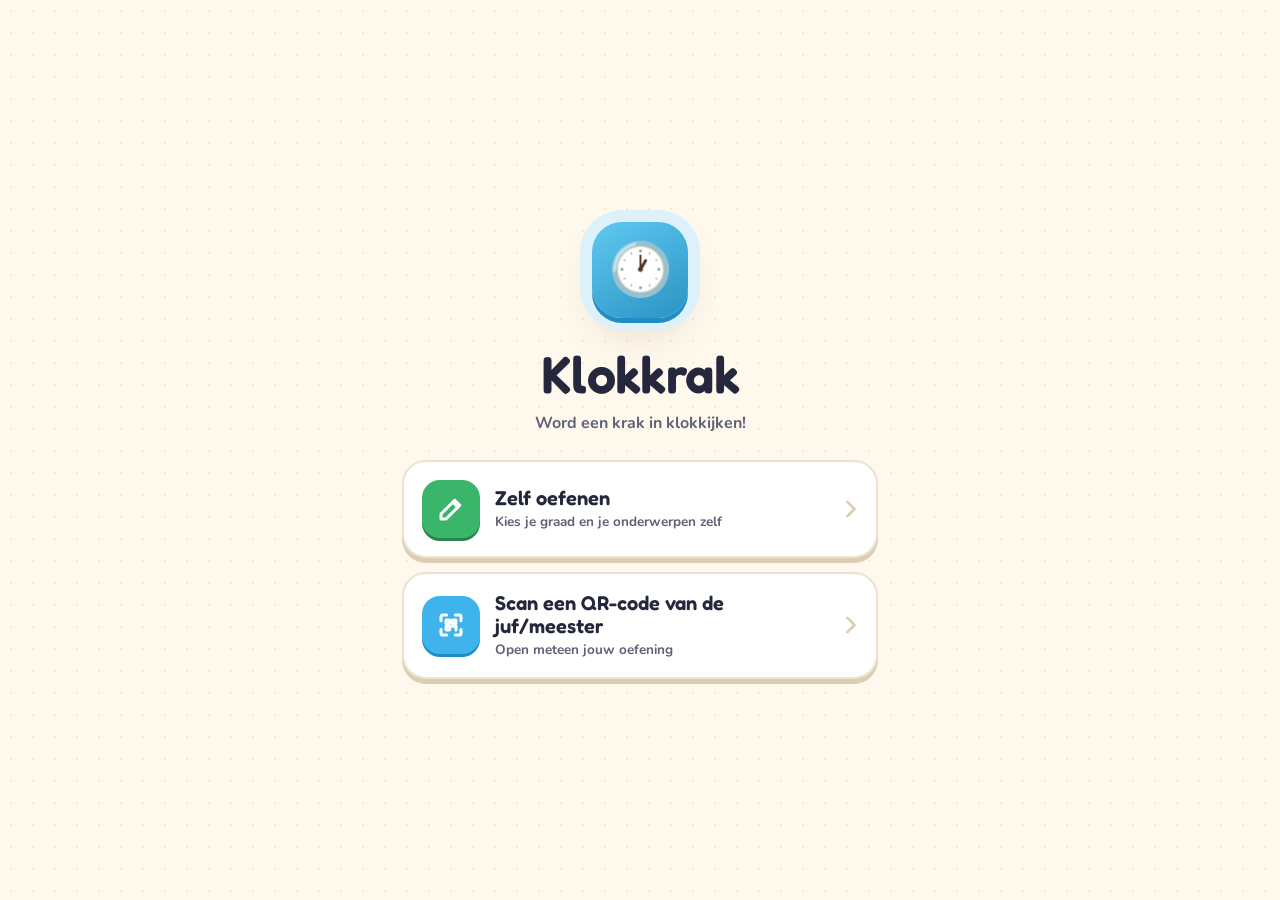
<file: index.html>
<!DOCTYPE html>
<html lang="nl" data-krak="klok">
<head>
<meta charset="utf-8">
<meta name="viewport" content="width=device-width, initial-scale=1, viewport-fit=cover, maximum-scale=1">
<title>Klokkrak — klokkijken oefenen voor de lagere school | Oefenkrak</title>
<meta name="description" content="Gratis klokkijken oefenen per graad voor de lagere school, volgens de GO!-visietekst kloklezen. Zelf oefenen of via een QR-code van de juf of meester.">
<link rel="canonical" href="https://oefenkrak.be/klokkrak/">
<meta property="og:type" content="website">
<meta property="og:site_name" content="Oefenkrak">
<meta property="og:locale" content="nl_BE">
<meta property="og:title" content="Klokkrak — klokkijken oefenen voor de lagere school | Oefenkrak">
<meta property="og:description" content="Gratis klokkijken oefenen per graad voor de lagere school, volgens de GO!-visietekst kloklezen. Zelf oefenen of via een QR-code van de juf of meester.">
<meta property="og:url" content="https://oefenkrak.be/klokkrak/">
<meta property="og:image" content="https://oefenkrak.be/klokkrak/icon-512.png">
<meta name="twitter:card" content="summary">
<link rel="stylesheet" href="klokkrak.css">
<link rel="stylesheet" href="krak-design.css">
<meta name="darkreader-lock">
<link rel="preload" href="fonts/fredoka.woff2" as="font" type="font/woff2" crossorigin>
<link rel="preload" href="fonts/nunito.woff2" as="font" type="font/woff2" crossorigin>
<link rel="manifest" href="manifest.webmanifest">
<meta name="color-scheme" content="only light">
<meta name="theme-color" content="#FFC233">
<meta name="apple-mobile-web-app-capable" content="yes">
<meta name="mobile-web-app-capable" content="yes">
<meta name="apple-mobile-web-app-status-bar-style" content="default">
<meta name="apple-mobile-web-app-title" content="Klokkrak">
<link rel="apple-touch-icon" href="apple-touch-icon.png">
</head>
<body>

<!-- ===================== WELKOM ===================== -->
<main class="home" id="screenHome">
  <div class="home__logo home__logo--klok" aria-hidden="true"><span>🕐</span></div>
  <h1 class="home__title">Klokkrak</h1>
  <p class="home__sub">Word een krak in klokkijken!</p>
  <div class="home__cards">
    <button class="bigcard bigcard--self" id="goSelf" type="button">
      <span class="bigcard__ic" aria-hidden="true"><svg viewBox="0 0 24 24" fill="none" stroke="currentColor" stroke-width="2.4" stroke-linecap="round" stroke-linejoin="round" aria-hidden="true"><path d="M4 20h4L19 9l-4-4L4 16v4z"/><path d="M13.5 6.5l4 4"/></svg></span>
      <span class="bigcard__tx"><b>Zelf oefenen</b><span>Kies je graad en je onderwerpen zelf</span></span>
    </button>
    <button class="bigcard bigcard--scan" id="goScan" type="button">
      <span class="bigcard__ic" aria-hidden="true"><svg viewBox="0 0 24 24" fill="none" stroke="currentColor" stroke-width="2.4" stroke-linecap="round" stroke-linejoin="round" aria-hidden="true"><path d="M4 8.5v-3A1.5 1.5 0 0 1 5.5 4h3M15.5 4h3A1.5 1.5 0 0 1 20 5.5v3M20 15.5v3a1.5 1.5 0 0 1-1.5 1.5h-3M8.5 20h-3A1.5 1.5 0 0 1 4 18.5v-3"/><rect x="8" y="8" width="3" height="3" rx=".5"/><rect x="13" y="8" width="3" height="3" rx=".5"/><rect x="8" y="13" width="3" height="3" rx=".5"/><path d="M13 13h3v3"/></svg></span>
      <span class="bigcard__tx"><b>Scan een QR-code van de juf/meester</b><span>Open meteen jouw oefening</span></span>
    </button>
  </div>
</main>

<!-- ===================== SETUP ===================== -->
<main class="setup hidden" id="screenSetup">
  <div class="setup__head">
    <button class="backbtn" id="setupBack" type="button" aria-label="Terug">←</button>
    <h2 class="setup__title">Zelf oefenen</h2>
  </div>
  <section class="panel">
    <div id="settingsHost"></div>
    <button class="btn btn--grass btn--block" id="startSelf" type="button" style="margin-top:6px;font-size:17px;padding:16px">▶ Starten</button>
  </section>
</main>

<!-- ===================== QR-SCANNER ===================== -->
<main class="scan hidden" id="screenScan">
  <video class="scan__video" id="scanVideo" playsinline muted></video>
  <div class="scan__overlay" id="scanOverlay">
    <div class="scan__msg">Richt op de QR-code<br>van de juf/meester</div>
    <div class="scan__frame"><div class="scan__corner2"></div></div>
    <div class="scan__hint" id="scanHint">Houd de code rustig in het kader</div>
  </div>
  <div class="scan__err hidden" id="scanErr">
    <div style="font-size:58px" aria-hidden="true">📷</div>
    <b id="scanErrMsg"></b>
    <span>Vraag de juf of meester om de oefening anders via de link te openen.</span>
  </div>
  <button class="scan__close" id="scanClose" type="button">← Terug</button>
  <canvas id="scanCanvas" class="hidden"></canvas>
</main>

<!-- ===================== SPELER ===================== -->
<main class="play hidden" id="screenPlay">
  <div class="play__top">
    <div class="stars"><span class="s" id="starIcon">★</span><span id="starCount">0</span></div>
    <div class="prog"><div class="prog__fill" id="progFill"></div></div>
    <button class="iconbtn" id="soundBtn" type="button" title="Geluid aan/uit" aria-label="Geluid aan of uit">🔊</button>
    <button class="iconbtn" id="quitBtn" type="button" title="Stoppen" aria-label="Stoppen">✕</button>
  </div>
  <div class="stage" id="stage"></div>
</main>
<main class="play hidden" id="screenDone"><div class="results" id="resultsBox"></div></main>

<div class="splash" id="splash" aria-live="polite">
  <div class="splash__card">
    <div class="splash__emo" id="splashEmo">🎉</div>
    <div class="splash__txt" id="splashTxt">Goed zo!</div>
    <div class="splash__hint" id="splashHint"></div>
  </div>
</div>
<div id="glow"></div>
<canvas id="confetti"></canvas>

<script src="jsqr.js"></script>
<script src="engine.js"></script>
<script>
(function(){
"use strict";
var $=function(s){return document.querySelector(s);};
var SETUP = KK.defaults();

function hideAll(){ ["#screenHome","#screenSetup","#screenScan","#screenPlay","#screenDone"].forEach(function(id){ $(id).classList.add("hidden"); }); }
function showHome(){ hideAll(); $("#screenHome").classList.remove("hidden"); window.scrollTo(0,0); }
function goHome(){ stopScan(); if(location.hash){ history.replaceState(null,"",location.pathname+location.search); } showHome(); }
function showSetup(){ KK.resumeAudio(); hideAll(); $("#screenSetup").classList.remove("hidden"); window.scrollTo(0,0); }

KK.makeSettings($("#settingsHost"), SETUP, function(){});
KK.setOnExit(goHome);

/* Bij "Zelf oefenen" kan het kind altijd terug; bij een oefening van de
   juf/meester pas als ze helemaal af is (behalve bij een oneindige reeks). */
function setQuit(v){ $("#quitBtn").classList.toggle("hidden", !v); }
$("#goSelf").onclick=showSetup;
$("#goScan").onclick=startScan;
$("#setupBack").onclick=showHome;
$("#startSelf").onclick=function(){ setQuit(true); KK.startGame(JSON.parse(JSON.stringify(SETUP))); };
$("#scanClose").onclick=goHome;
$("#soundBtn").onclick=function(){ KK.toggleSound(); };
$("#quitBtn").onclick=goHome;

/* ---------- QR-scanner ---------- */
var stream=null, raf=null, vid, cvs, ctx;
function startScan(){
  KK.resumeAudio(); hideAll(); $("#screenScan").classList.remove("hidden");
  $("#scanErr").classList.add("hidden"); $("#scanOverlay").classList.remove("hidden");
  $("#scanHint").textContent="Houd de code rustig in het kader";
  vid=$("#scanVideo"); cvs=$("#scanCanvas"); ctx=cvs.getContext("2d",{willReadFrequently:true});
  if(!navigator.mediaDevices || !navigator.mediaDevices.getUserMedia || !window.jsQR) return scanError("Scannen werkt hier niet.");
  navigator.mediaDevices.getUserMedia({video:{facingMode:{ideal:"environment"}},audio:false})
    .then(function(s){ stream=s; vid.srcObject=s; vid.setAttribute("playsinline",""); return vid.play(); })
    .then(function(){ raf=requestAnimationFrame(loop); })
    .catch(function(err){
      scanError((err&&(err.name==="NotAllowedError"||err.name==="SecurityError"))
        ? "Geef toestemming voor de camera om te kunnen scannen." : "De camera kon niet starten.");
    });
}
function loop(){
  if(!stream) return;
  if(vid.readyState===vid.HAVE_ENOUGH_DATA){
    var w=vid.videoWidth, h=vid.videoHeight;
    if(w&&h){
      cvs.width=w; cvs.height=h; ctx.drawImage(vid,0,0,w,h);
      var img=null; try{ img=ctx.getImageData(0,0,w,h); }catch(e){}
      if(img){
        var code=jsQR(img.data,w,h,{inversionAttempts:"dontInvert"});
        if(code && code.data){
          var cfg=KK.parseParams(code.data);
          if(cfg){ cfg.session="self"; if(navigator.vibrate) navigator.vibrate(60); stopScan(); setQuit(cfg.count===0); KK.startGame(cfg); return; }
          $("#scanHint").textContent="Dat is geen Klokkrak-code 🤔";
        }
      }
    }
  }
  raf=requestAnimationFrame(loop);
}
function stopScan(){
  if(raf){ cancelAnimationFrame(raf); raf=null; }
  if(stream){ stream.getTracks().forEach(function(t){t.stop();}); stream=null; }
  if(vid) vid.srcObject=null;
  $("#screenScan").classList.add("hidden");
}
function scanError(msg){ $("#scanErrMsg").textContent=msg; $("#scanOverlay").classList.add("hidden"); $("#scanErr").classList.remove("hidden"); }

/* ---------- service worker ---------- */
if("serviceWorker" in navigator){ window.addEventListener("load",function(){ navigator.serviceWorker.register("sw.js").catch(function(){}); }); }

/* ---------- opstarten ---------- */
var cfg=KK.parseParams(location.hash);
if(cfg){ cfg.session="self"; setQuit(cfg.count===0); KK.startGame(cfg); } else showHome();
})();
</script>
</body>
</html>
</file>
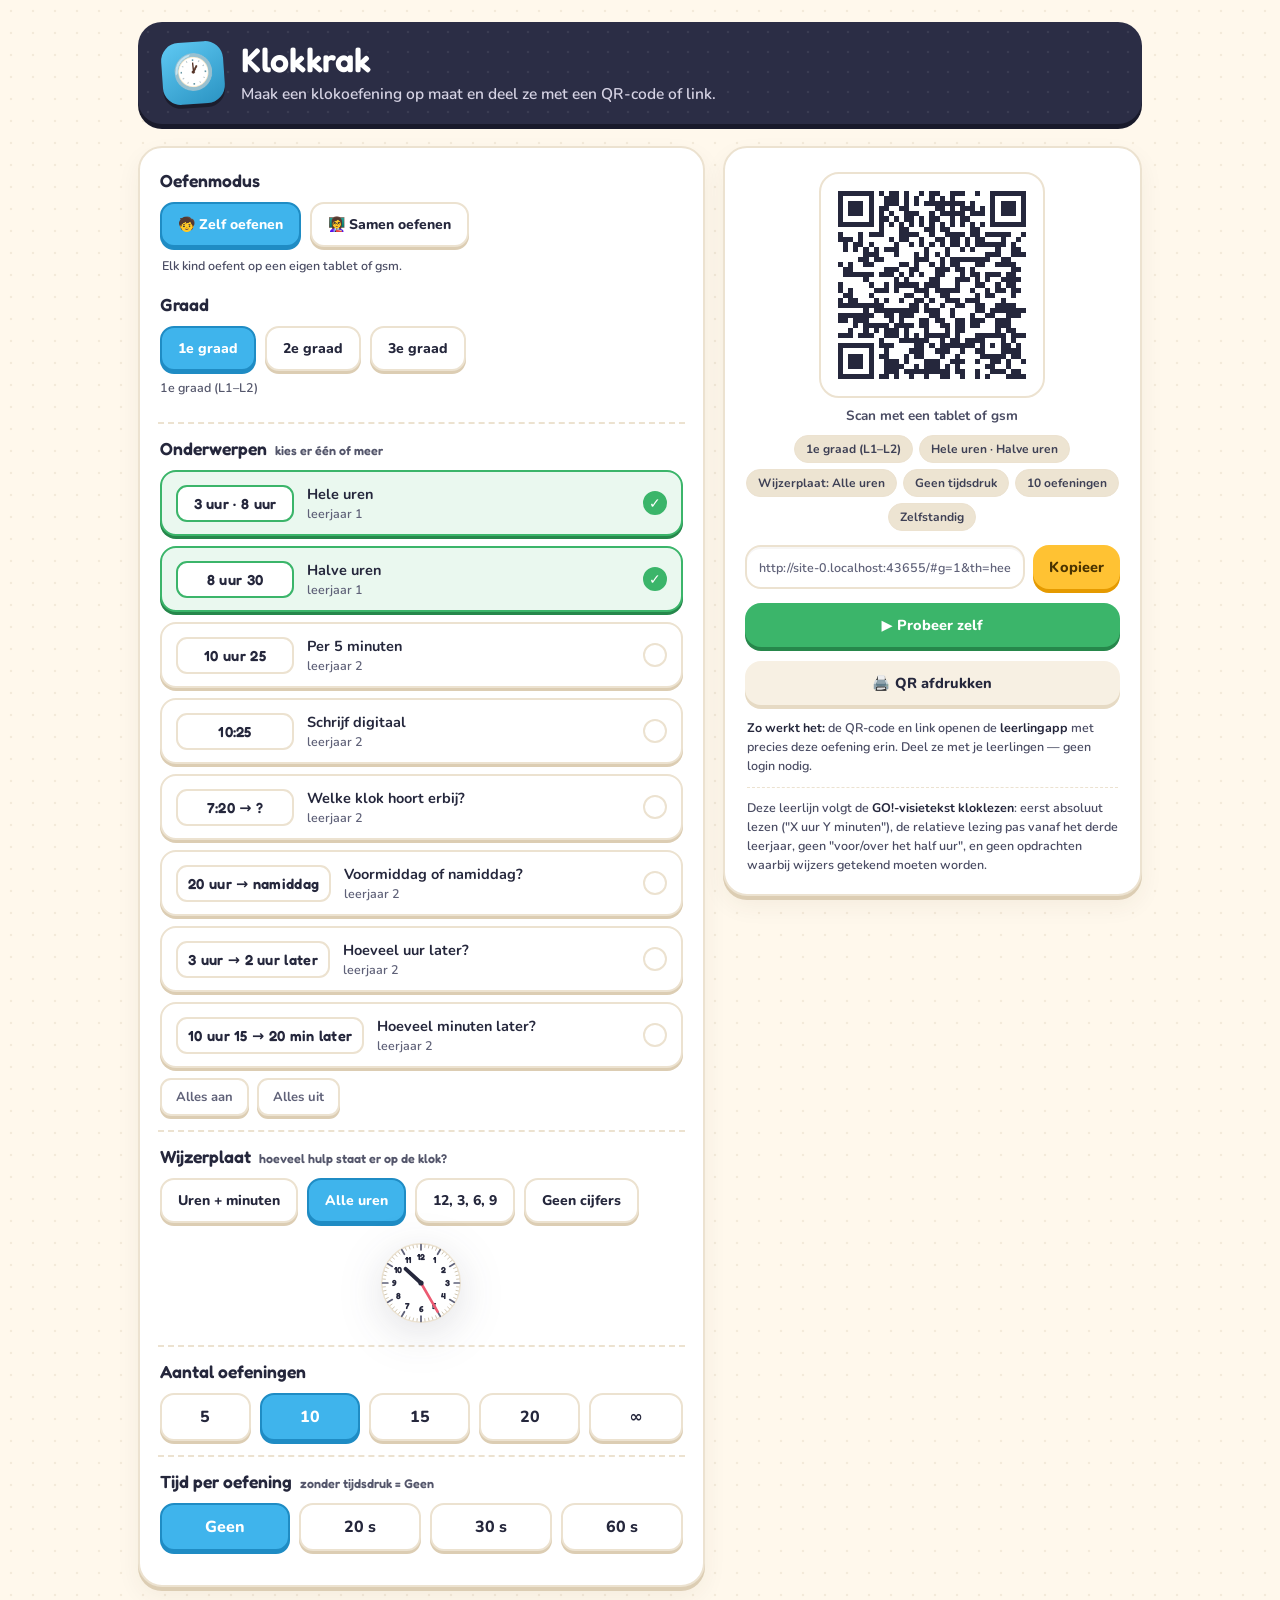
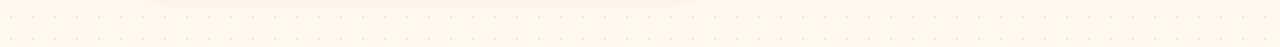
<file: leerkracht.html>
<!DOCTYPE html>
<html lang="nl" data-krak="klok">
<head>
<meta charset="utf-8">
<meta name="viewport" content="width=device-width, initial-scale=1, viewport-fit=cover">
<title>Klokkrak voor de leerkracht — klokoefeningen op maat | Oefenkrak</title>
<meta name="description" content="Maak gratis een klokoefening op maat en deel ze met je klas via QR-code of link. Leerlijn volgens de GO!-visietekst kloklezen.">
<link rel="canonical" href="https://oefenkrak.be/klokkrak/leerkracht.html">
<meta property="og:type" content="website">
<meta property="og:site_name" content="Oefenkrak">
<meta property="og:locale" content="nl_BE">
<meta property="og:title" content="Klokkrak voor de leerkracht — klokoefeningen op maat | Oefenkrak">
<meta property="og:description" content="Maak gratis een klokoefening op maat en deel ze met je klas via QR-code of link. Leerlijn volgens de GO!-visietekst kloklezen.">
<meta property="og:url" content="https://oefenkrak.be/klokkrak/leerkracht.html">
<meta property="og:image" content="https://oefenkrak.be/klokkrak/icon-512.png">
<meta name="twitter:card" content="summary">
<link rel="stylesheet" href="klokkrak.css">
<link rel="stylesheet" href="krak-design.css">
<meta name="darkreader-lock">
<meta name="color-scheme" content="only light">
<meta name="theme-color" content="#FFC233">
</head>
<body>

<main class="gen" id="screenGen">
  <header class="gen__head">
    <div class="logo logo--klok" aria-hidden="true"><span>🕐</span></div>
    <div>
      <h1 class="gen__title">Klokkrak</h1>
      <p class="gen__sub">Maak een klokoefening op maat en deel ze met een QR-code of link.</p>
    </div>
  </header>

  <div class="layout">
    <section class="panel" aria-label="Instellingen">
      <div class="block">
        <p class="block__label">Oefenmodus</p>
        <div class="chips" id="session">
          <button class="chip chip--wide" data-k="self" aria-pressed="true" type="button">🧒 Zelf oefenen</button>
          <button class="chip chip--wide" data-k="class" aria-pressed="false" type="button">👩‍🏫 Samen oefenen</button>
        </div>
        <p class="note" id="sessionNote" style="margin-top:10px"></p>
      </div>
      <div id="settingsHost"></div>
    </section>

    <aside class="out">
      <div class="qrcard">
        <div class="qrwrap" id="qr" aria-label="QR-code"></div>
        <p class="qrcard__cap">Scan met een tablet of gsm</p>
        <div class="summary" id="summary"></div>
        <div class="linkrow">
          <input id="link" type="text" readonly aria-label="Link naar de oefening">
          <button class="btn btn--sun" id="copy" type="button">Kopieer</button>
        </div>
        <button class="btn btn--grass btn--block" id="tryit" type="button">▶ Probeer zelf</button>
        <button class="btn btn--ghost btn--block" id="printqr" type="button">🖨️ QR afdrukken</button>
        <p class="note" id="hostnote"></p>
        <p class="note note--go">Deze leerlijn volgt de <b>GO!-visietekst kloklezen</b>: eerst absoluut lezen
        ("X uur Y minuten"), de relatieve lezing pas vanaf het derde leerjaar, geen "voor/over het half uur",
        en geen opdrachten waarbij wijzers getekend moeten worden.</p>
      </div>
    </aside>
  </div>
</main>

<main class="play hidden" id="screenPlay">
  <div class="play__top">
    <div class="stars"><span class="s" id="starIcon">★</span><span id="starCount">0</span></div>
    <div class="prog"><div class="prog__fill" id="progFill"></div></div>
    <button class="iconbtn" id="soundBtn" type="button" title="Geluid aan/uit" aria-label="Geluid aan of uit">🔊</button>
    <button class="iconbtn" id="quitBtn" type="button" title="Stoppen" aria-label="Stoppen">✕</button>
  </div>
  <div class="stage" id="stage"></div>
</main>
<main class="play hidden" id="screenDone"><div class="results" id="resultsBox"></div></main>

<div class="splash" id="splash" aria-live="polite">
  <div class="splash__card">
    <div class="splash__emo" id="splashEmo">🎉</div>
    <div class="splash__txt" id="splashTxt">Goed zo!</div>
    <div class="splash__hint" id="splashHint"></div>
  </div>
</div>
<div id="glow"></div>
<canvas id="confetti"></canvas>

<script src="qrcode.js"></script>
<script src="engine.js"></script>
<script>
(function(){
"use strict";
var $=function(s){return document.querySelector(s);};
var $$=function(s){return Array.prototype.slice.call(document.querySelectorAll(s));};
var state = KK.defaults();

function fullURL(){
  var dir=location.href.split("#")[0].replace(/[^\/]*$/,"");
  var hosted=(location.origin && location.origin!=="null");
  return dir+(hosted?"":"index.html")+KK.buildHash(state);
}
function drawQR(url){
  var host=$("#qr"); host.innerHTML="";
  if(typeof qrcode==="undefined"){
    host.innerHTML='<div class="qrerr">Het bestand <b>qrcode.js</b> is niet geladen.<br>Staat het (met exact die naam) in dezelfde map als deze pagina?</div>';
    return;
  }
  var qr=null;
  ["M","L"].forEach(function(lv){ if(qr) return; try{ var q=qrcode(0,lv); q.addData(url); q.make(); qr=q; }catch(e){} });
  if(!qr){ host.innerHTML='<div class="qrerr">Deze link is te lang voor een QR-code. Kies iets minder opties tegelijk.</div>'; return; }
  var n=qr.getModuleCount(), cell=4, pad=4, size=n*cell+pad*2;
  var dark=getComputedStyle(document.documentElement).getPropertyValue("--ink").trim()||"#2B2D42";
  var svg='<svg viewBox="0 0 '+size+' '+size+'" xmlns="http://www.w3.org/2000/svg" shape-rendering="crispEdges"><rect width="'+size+'" height="'+size+'" fill="#fff"/><path fill="'+dark+'" d="';
  for(var r=0;r<n;r++)for(var c=0;c<n;c++){ if(qr.isDark(r,c)){ var x=pad+c*cell,y=pad+r*cell; svg+="M"+x+" "+y+"h"+cell+"v"+cell+"h-"+cell+"z"; } }
  host.innerHTML=svg+'"/></svg>';
}
function summaryPills(){
  var box=$("#summary"); box.innerHTML="";
  function add(t){ var s=document.createElement("span"); s.className="pill"; s.textContent=t; box.appendChild(s); }
  add(KK.GRAAD_LABEL[state.graad]);
  var labels=state.themes.map(function(id){ var t=KK.themeById(state.graad,id); return t?t.label:null; }).filter(Boolean);
  add(labels.length>2? labels.length+" onderwerpen" : labels.join(" · "));
  add("Wijzerplaat: "+KK.FACE_LABEL[state.face]);
  add(state.seconds? state.seconds+" sec/oefening":"Geen tijdsdruk");
  add(state.count? state.count+" oefeningen":"Oneindig");
  add(state.session==="class"?"Klassikaal":"Zelfstandig");
}
function applySessionUI(){
  var cls=state.session==="class";
  $("#sessionNote").innerHTML = cls
    ? "Voor op het digibord: toon de klok, laat handen opsteken en toon dan samen het antwoord. Ideaal voor het dagelijkse klokmoment."
    : "Elk kind oefent op een eigen tablet of gsm.";
  $("#tryit").textContent = cls? "▶ Start klasoefening" : "▶ Probeer zelf";
  $$("#session .chip").forEach(function(x){ x.setAttribute("aria-pressed",(x.dataset.k==="class")===cls); });
}
function sync(){ drawQR(fullURL()); $("#link").value=fullURL(); summaryPills(); applySessionUI(); }

var settings = KK.makeSettings($("#settingsHost"), state, sync);

$$("#session .chip").forEach(function(b){ b.onclick=function(){ state.session=b.dataset.k; sync(); }; });
$("#copy").onclick=function(){
  var inp=$("#link"); inp.select(); inp.setSelectionRange(0,99999);
  var done=function(){ var b=$("#copy"); b.textContent="Gekopieerd ✓"; b.classList.add("copied"); setTimeout(function(){b.textContent="Kopieer";b.classList.remove("copied");},1800); };
  if(navigator.clipboard) navigator.clipboard.writeText(inp.value).then(done,function(){try{document.execCommand("copy");done();}catch(e){}});
  else { try{document.execCommand("copy");done();}catch(e){} }
};
$("#tryit").onclick=function(){ KK.resumeAudio(); KK.startGame(JSON.parse(JSON.stringify(state))); };
$("#printqr").onclick=function(){ window.print(); };
$("#soundBtn").onclick=function(){ KK.toggleSound(); };
function back(){ $("#screenPlay").classList.add("hidden"); $("#screenDone").classList.add("hidden"); $("#screenGen").classList.remove("hidden"); window.scrollTo(0,0); }
$("#quitBtn").onclick=back;
KK.setOnExit(back);

var hosted=(location.origin && location.origin!=="null");
$("#hostnote").innerHTML = hosted
  ? '<b>Zo werkt het:</b> de QR-code en link openen de <b>leerlingapp</b> met precies deze oefening erin. Deel ze met je leerlingen — geen login nodig.'
  : '<b>Tip:</b> zet <b>index.html</b> en <b>leerkracht.html</b> samen online (bv. GitHub Pages). Met "Probeer zelf" test je de oefening nu al volledig.';

var fromHash=KK.parseParams(location.hash);
if(fromHash){ for(var k in fromHash) state[k]=fromHash[k]; settings.sync(); }
sync();
})();
</script>
</body>
</html>
</file>
<file: klokkrak.css>
:root{
    --ink:#2B2D42;
    --ink-soft:#5A5C73;
    --paper:#FFF9F0;
    --card:#FFFFFF;
    --sun:#FFC233;
    --sun-deep:#F2A20C;
    --grass:#36A85B;
    --grass-deep:#268043;
    --berry:#E5566B;
    --berry-deep:#C73B52;
    --sky:#46B8E8;
    --sky-deep:#2A93C2;
    --plum:#7B5EA7;
    --line:#EBE2D2;
    --shadow:0 14px 30px rgba(43,45,66,.12), 0 3px 8px rgba(43,45,66,.08);
    --shadow-sm:0 4px 12px rgba(43,45,66,.10);
    --round:22px;
    --font:ui-rounded,"SF Pro Rounded","Hiragino Maru Gothic ProN","Baloo 2",Nunito,"Segoe UI",Roboto,system-ui,-apple-system,sans-serif;
  }
  *{box-sizing:border-box}
  html,body{margin:0;padding:0}
  body{
    font-family:var(--font);
    color:var(--ink);
    background:
      radial-gradient(120% 80% at 50% -10%, #FFF7E6 0%, var(--paper) 55%) fixed;
    min-height:100dvh;
    -webkit-font-smoothing:antialiased;
    text-rendering:optimizeLegibility;
  }
  button{font-family:inherit;cursor:pointer;border:none;background:none;color:inherit}
  :focus-visible{outline:3px solid var(--sky);outline-offset:3px;border-radius:8px}
  .hidden{display:none !important}

  /* ===================== GENERATOR ===================== */
  .gen{max-width:920px;margin:0 auto;padding:28px 18px 60px}
  .gen__head{display:flex;align-items:center;gap:14px;margin:6px 2px 22px}
  .logo{width:54px;height:54px;border-radius:16px;flex:none;
    background:linear-gradient(150deg,var(--sun),var(--sun-deep));
    box-shadow:var(--shadow-sm);position:relative}
  .gen__title{font-size:clamp(22px,4.4vw,30px);font-weight:800;letter-spacing:-.02em;line-height:1.05;margin:0}
  .gen__sub{margin:3px 0 0;color:var(--ink-soft);font-size:14.5px;font-weight:600}

  .layout{display:grid;grid-template-columns:1fr;gap:18px}
  @media(min-width:760px){.layout{grid-template-columns:1.15fr .85fr;align-items:start}}

  .panel{background:var(--card);border:1px solid var(--line);border-radius:var(--round);
    box-shadow:var(--shadow);padding:18px 18px 20px}
  .block{padding:14px 2px;border-top:1px dashed var(--line)}
  .block:first-child{border-top:none;padding-top:4px}
  .block__label{display:flex;align-items:baseline;gap:8px;margin:0 0 11px;font-weight:800;font-size:15.5px}
  .block__hint{font-weight:600;color:var(--ink-soft);font-size:12.5px}

  .chips{display:flex;flex-wrap:wrap;gap:9px}
  .chip{padding:11px 0;min-width:50px;text-align:center;border-radius:14px;font-weight:800;font-size:16px;
    background:#F6EFE2;color:var(--ink);border:2px solid transparent;transition:transform .08s, background .15s, color .15s, border-color .15s;flex:1 1 auto}
  .chip:active{transform:scale(.94)}
  .chip[aria-pressed="true"]{background:var(--sky);color:#fff;border-color:var(--sky-deep);box-shadow:var(--shadow-sm)}
  .chip--wide{padding-left:16px;padding-right:16px;font-size:14px;flex:0 0 auto;min-width:auto}
  .tinybtns{display:flex;gap:8px;margin-top:10px}
  .tinybtn{padding:8px 14px;border-radius:11px;background:#F0E8D8;font-weight:700;font-size:13px;color:var(--ink-soft)}
  .tinybtn:active{transform:scale(.95)}

  .forms{display:grid;gap:10px}
  .form-opt{display:flex;align-items:center;gap:13px;padding:12px 14px;border-radius:16px;
    background:#F8F2E7;border:2px solid transparent;transition:background .15s,border-color .15s;text-align:left;width:100%}
  .form-opt[aria-pressed="true"]{background:#EAF7EE;border-color:var(--grass)}
  .form-opt__demo{flex:none;font-weight:800;font-size:15px;letter-spacing:.3px;
    background:#fff;border:1.5px solid var(--line);border-radius:11px;padding:8px 10px;min-width:118px;text-align:center}
  .form-opt[aria-pressed="true"] .form-opt__demo{border-color:var(--grass)}
  .form-opt__txt{display:flex;flex-direction:column;gap:1px}
  .form-opt__txt b{font-size:14.5px}
  .form-opt__txt span{font-size:12.5px;color:var(--ink-soft);font-weight:600}
  .form-opt__tick{margin-left:auto;width:24px;height:24px;border-radius:50%;flex:none;
    border:2px solid var(--line);display:grid;place-items:center;color:#fff;font-size:14px;font-weight:900}
  .form-opt[aria-pressed="true"] .form-opt__tick{background:var(--grass);border-color:var(--grass)}
  .blank{color:var(--berry)}

  /* ---- output / QR ---- */
  .out{position:sticky;top:16px}
  .qrcard{background:var(--card);border:1px solid var(--line);border-radius:var(--round);box-shadow:var(--shadow);
    padding:20px;text-align:center}
  .qrwrap{width:226px;height:226px;margin:4px auto 4px;border-radius:18px;background:#fff;
    display:grid;place-items:center;padding:12px;border:1px solid var(--line)}
  .qrwrap svg{width:100%;height:100%;display:block}
  .qrcard__cap{font-weight:700;color:var(--ink-soft);font-size:13px;margin:8px 0 2px}
  .summary{display:flex;flex-wrap:wrap;gap:6px;justify-content:center;margin:10px 0 4px}
  .pill{background:#F2EADB;border-radius:999px;padding:5px 11px;font-size:12px;font-weight:700;color:var(--ink-soft)}
  .linkrow{display:flex;gap:8px;margin-top:14px}
  .linkrow input{flex:1;min-width:0;border:1.5px solid var(--line);border-radius:12px;padding:11px 12px;
    font:inherit;font-size:12.5px;font-weight:600;color:var(--ink-soft);background:#FBF6EC}
  .btn{border-radius:13px;font-weight:800;font-size:14.5px;padding:12px 16px;box-shadow:var(--shadow-sm);
    transition:transform .08s,filter .15s}
  .btn:active{transform:translateY(1px) scale(.99)}
  .btn--sun{background:linear-gradient(160deg,var(--sun),var(--sun-deep));color:#3a2c00}
  .btn--ghost{background:#F0E8D8;color:var(--ink)}
  .btn--grass{background:linear-gradient(160deg,#41bd68,var(--grass-deep));color:#fff}
  .btn--block{width:100%;margin-top:10px;display:flex;align-items:center;justify-content:center;gap:8px}
  .note{font-size:11.5px;color:var(--ink-soft);font-weight:600;line-height:1.5;margin:14px 2px 0;text-align:left}
  .note b{color:var(--ink)}
  .copied{color:var(--grass-deep) !important;font-weight:800}

  /* ===================== SPELER ===================== */
  .play{min-height:100dvh;display:flex;flex-direction:column;position:relative;z-index:1}
  .play__top{display:flex;align-items:center;gap:12px;padding:16px 18px;max-width:680px;width:100%;margin:0 auto}
  .stars{display:flex;align-items:center;gap:7px;font-weight:800;font-size:18px}
  .stars .s{color:var(--sun);font-size:20px;filter:drop-shadow(0 2px 2px rgba(242,162,12,.35))}
  .prog{flex:1;height:12px;border-radius:999px;background:#EFE6D6;overflow:hidden;box-shadow:inset 0 1px 3px rgba(0,0,0,.06)}
  .prog__fill{height:100%;width:0;border-radius:999px;background:linear-gradient(90deg,var(--sky),var(--sky-deep));transition:width .35s ease}
  .iconbtn{width:42px;height:42px;border-radius:13px;background:var(--card);box-shadow:var(--shadow-sm);
    display:grid;place-items:center;font-size:19px;flex:none;border:1px solid var(--line)}
  .iconbtn:active{transform:scale(.93)}

  .stage{flex:1;display:flex;flex-direction:column;align-items:center;justify-content:center;
    gap:26px;padding:8px 18px 22px;max-width:680px;width:100%;margin:0 auto}

  .shake{animation:shake .42s}
  @keyframes shake{10%,90%{transform:translateX(-2px)}20%,80%{transform:translateX(4px)}30%,50%,70%{transform:translateX(-7px)}40%,60%{transform:translateX(7px)}}

  /* multiple choice */
  .choices{display:grid;grid-template-columns:repeat(2,1fr);gap:13px;width:min(86vw,380px)}
  .choice{min-height:70px;border-radius:20px;background:#fff;border:2px solid var(--line);box-shadow:var(--shadow-sm);
    font-size:26px;font-weight:800;transition:transform .07s;padding:8px 12px}
  .choice:active{transform:scale(.96)}
  .choice.good{background:#EAF7EE;border-color:var(--grass);color:var(--grass-deep)}
  .choice.bad{background:#FDEDEF;border-color:var(--berry);color:var(--berry-deep)}

  /* feedback splash */
  .splash{position:fixed;inset:0;z-index:40;display:grid;place-items:center;pointer-events:none;opacity:0;transition:opacity .2s}
  .splash.show{opacity:1}
  .splash__card{background:var(--card);border-radius:28px;box-shadow:var(--shadow);padding:26px 34px;text-align:center;
    transform:scale(.8);transition:transform .25s cubic-bezier(.2,1.4,.4,1)}
  .splash.show .splash__card{transform:scale(1)}
  .splash__emo{font-size:64px;line-height:1}
  .splash__txt{font-size:26px;font-weight:800;margin-top:6px}
  .splash__hint{font-size:17px;font-weight:700;color:var(--ink-soft);margin-top:4px}

  /* timer glow (laatste 5 sec) */
  #glow{position:fixed;inset:0;z-index:30;pointer-events:none;opacity:0;
    background:radial-gradient(120% 95% at 50% 118%, var(--glowc,#FFD27A) 0%, transparent 70%)}

  /* results */
  .results{flex:1;display:flex;flex-direction:column;align-items:center;justify-content:center;gap:18px;
    text-align:center;padding:30px 22px;max-width:560px;margin:0 auto}
  .medal{font-size:96px;line-height:1;filter:drop-shadow(0 8px 14px rgba(242,162,12,.3));animation:pop .5s cubic-bezier(.2,1.5,.4,1)}
  @keyframes pop{from{transform:scale(.4);opacity:0}to{transform:scale(1);opacity:1}}
  .results h2{font-size:30px;font-weight:800;margin:0;letter-spacing:-.02em}
  .results .score{font-size:20px;font-weight:800;color:var(--grass-deep)}
  .results p{margin:0;color:var(--ink-soft);font-weight:600;font-size:15px}
  .results__btns{display:flex;gap:12px;flex-wrap:wrap;justify-content:center;margin-top:6px}
  .breakdown{display:flex;gap:10px;flex-wrap:wrap;justify-content:center;margin-top:4px}
  .bd{background:var(--card);border:1px solid var(--line);border-radius:14px;padding:10px 16px;box-shadow:var(--shadow-sm)}
  .bd b{display:block;font-size:24px}
  .bd span{font-size:12px;font-weight:700;color:var(--ink-soft)}

  canvas#confetti{position:fixed;inset:0;z-index:35;pointer-events:none}

  /* ----- klasmodus: samen oefenen ----- */
  .classbar{display:flex;flex-direction:column;align-items:center;gap:16px;width:min(90vw,540px)}
  .handprompt{display:flex;align-items:center;gap:10px;font-weight:800;font-size:18px;color:var(--plum);
    background:#F3EEFA;border-radius:999px;padding:11px 22px;text-align:center}
  .handprompt .wave{font-size:25px;display:inline-block;animation:wave 1.7s ease-in-out infinite;transform-origin:70% 80%}
  @keyframes wave{0%,55%,100%{transform:rotate(0)}10%,30%{transform:rotate(16deg)}20%{transform:rotate(-9deg)}}
  .classctrls{display:flex;gap:12px;width:100%}
  .bigbtn{flex:1;border-radius:18px;font-weight:800;font-size:19px;padding:18px 16px;box-shadow:var(--shadow-sm);
    display:flex;align-items:center;justify-content:center;gap:8px;transition:transform .08s,filter .15s}
  .bigbtn:active{transform:translateY(2px) scale(.99)}
  .bigbtn--rev{background:linear-gradient(160deg,var(--sun),var(--sun-deep));color:#3a2c00}
  .bigbtn--next{background:linear-gradient(160deg,#41bd68,var(--grass-deep));color:#fff}
  .somcount{font-weight:800;font-size:15px;color:var(--ink-soft)}
  .reveal{animation:revealpop .42s cubic-bezier(.2,1.5,.4,1)}
  @keyframes revealpop{from{transform:scale(.5);opacity:.3}to{transform:scale(1);opacity:1}}

  @media (prefers-reduced-motion: reduce){
    *{animation-duration:.001ms !important;animation-iteration-count:1 !important;transition-duration:.06s !important}
  }

/* ---------- welkomscherm ---------- */
.home{max-width:520px;margin:0 auto;min-height:100dvh;display:flex;flex-direction:column;align-items:center;
  justify-content:center;gap:22px;padding:34px 22px;text-align:center}
.home__logo{width:88px;height:88px;border-radius:26px;flex:none;
  background:linear-gradient(150deg,var(--sun),var(--sun-deep));box-shadow:var(--shadow);position:relative}
.home__title{font-size:clamp(32px,9vw,44px);font-weight:800;letter-spacing:-.03em;margin:0;line-height:1}
.home__sub{margin:-10px 0 6px;color:var(--ink-soft);font-weight:700;font-size:15.5px}
.home__cards{display:flex;flex-direction:column;gap:15px;width:100%}
.bigcard{display:flex;align-items:center;gap:15px;text-align:left;width:100%;padding:20px 20px;border-radius:24px;
  background:var(--card);border:1px solid var(--line);box-shadow:var(--shadow);transition:transform .1s}
.bigcard:active{transform:translateY(2px) scale(.99)}
.bigcard__ic{width:60px;height:60px;border-radius:18px;flex:none;display:grid;place-items:center;font-size:30px}
.bigcard--self .bigcard__ic{background:#EAF7EE}
.bigcard--scan .bigcard__ic{background:#E9F4FB}
.bigcard__tx b{display:block;font-size:19px;font-weight:800;line-height:1.15}
.bigcard__tx span{display:block;font-size:13px;color:var(--ink-soft);font-weight:600;margin-top:2px}

/* ---------- setup (zelf oefenen) ---------- */
.setup{max-width:560px;margin:0 auto;padding:18px 18px 46px}
.setup__head{display:flex;align-items:center;gap:12px;margin:4px 0 14px}
.backbtn{width:46px;height:46px;border-radius:14px;background:var(--card);border:1px solid var(--line);
  box-shadow:var(--shadow-sm);font-size:22px;display:grid;place-items:center;flex:none}
.backbtn:active{transform:scale(.93)}
.setup__title{font-size:23px;font-weight:800;margin:0;letter-spacing:-.02em}

/* ---------- QR-scanner ---------- */
.scan{position:fixed;inset:0;z-index:60;background:#10131A;overflow:hidden}
.scan__video{position:absolute;inset:0;width:100%;height:100%;object-fit:cover}
.scan__overlay{position:absolute;inset:0;display:flex;flex-direction:column;align-items:center;justify-content:center;
  background:radial-gradient(closest-side at 50% 46%, transparent 38%, rgba(0,0,0,.6) 76%)}
.scan__frame{width:min(70vw,268px);aspect-ratio:1;position:relative}
.scan__frame::before,.scan__frame::after,.scan__corner2::before,.scan__corner2::after{
  content:"";position:absolute;width:48px;height:48px;border:5px solid #fff}
.scan__frame::before{top:0;left:0;border-right:none;border-bottom:none;border-top-left-radius:16px}
.scan__frame::after{bottom:0;right:0;border-left:none;border-top:none;border-bottom-right-radius:16px}
.scan__corner2{position:absolute;inset:0}
.scan__corner2::before{top:0;right:0;border-left:none;border-bottom:none;border-top-right-radius:16px}
.scan__corner2::after{bottom:0;left:0;border-right:none;border-top:none;border-bottom-left-radius:16px}
.scan__msg{position:absolute;top:max(28px,env(safe-area-inset-top));left:0;right:0;text-align:center;color:#fff;
  font-weight:800;font-size:19px;padding:0 26px;text-shadow:0 2px 10px rgba(0,0,0,.6)}
.scan__hint{position:absolute;bottom:max(108px,calc(env(safe-area-inset-bottom) + 100px));left:0;right:0;text-align:center;
  color:#fff;font-weight:700;font-size:14.5px;opacity:.92;padding:0 30px;text-shadow:0 2px 10px rgba(0,0,0,.7)}
.scan__close{position:absolute;bottom:max(30px,calc(env(safe-area-inset-bottom) + 22px));left:50%;transform:translateX(-50%);
  background:#fff;color:var(--ink);border-radius:16px;padding:14px 28px;font-weight:800;font-size:16px;box-shadow:var(--shadow)}
.scan__close:active{transform:translateX(-50%) scale(.96)}
.scan__err{position:absolute;inset:0;z-index:2;display:flex;flex-direction:column;align-items:center;justify-content:center;
  gap:14px;padding:34px;text-align:center;color:#fff;background:#10131A}
.scan__err b{font-size:20px;font-weight:800;max-width:90%}
.scan__err span{font-size:14.5px;opacity:.85;max-width:85%}

/* Altijd het ontworpen (lichte) kleurenschema */
:root{color-scheme:only light}

/* nette melding in het QR-vak als er iets schort */
.qrerr{font-size:13.5px;font-weight:600;color:var(--ink-soft);text-align:center;padding:18px 10px;line-height:1.45}
.qrerr b{color:var(--berry)}

/* ====================== Taalkrak-uitbreidingen ====================== */
/* logo met Aa */
.logo--klok, .home__logo--klok{display:grid;place-items:center;background:linear-gradient(150deg,#5FC9F3,#2A93C2)}
.logo--klok span{font-size:30px;line-height:1}
.home__logo--klok span{font-size:52px;line-height:1}

/* oefening-wrapper */
.exwrap{display:flex;flex-direction:column;align-items:center;gap:20px;width:100%}
.themetag{background:#F2EADB;border-radius:999px;padding:6px 16px;font-size:13px;font-weight:800;color:var(--ink-soft)}
.exlead{margin:0;font-size:18px;font-weight:800;color:var(--ink);text-align:center}

/* woordtegels */
.eq{display:flex;align-items:center;justify-content:center;gap:6px;flex-wrap:wrap;padding:0 10px}
.eq--word .wtile{min-width:40px}
.wtile{height:64px;padding:0 12px;border-radius:16px;background:#fff;border:2px solid var(--line);
  box-shadow:var(--shadow-sm);display:grid;place-items:center;font-size:30px;font-weight:800;letter-spacing:.04em}
.wtile--blank{border:3px dashed var(--berry);background:#FFF1F3;color:var(--berry);min-width:64px;
  animation:pulse 1.1s ease-in-out infinite}
.wtile--blank.filled{border-style:solid;background:#fff;color:var(--ink);animation:none}
.wtile--secret{color:var(--ink-soft);background:#F6EFE2;border-style:dashed;min-width:40px;padding:0 6px}
@keyframes pulse{0%,100%{box-shadow:0 0 0 0 rgba(229,86,107,0)}50%{box-shadow:0 0 0 7px rgba(229,86,107,.16)}}

/* voorleesknop */
.speakbtn{width:74px;height:74px;border-radius:22px;background:linear-gradient(160deg,var(--sky),var(--sky-deep));
  color:#fff;font-size:32px;box-shadow:var(--shadow);display:grid;place-items:center;transition:transform .08s}
.speakbtn:active{transform:scale(.93)}
.speakbtn--big{width:96px;height:96px;border-radius:28px;font-size:44px}

/* typveld */
.inputrow{width:min(86vw,380px)}
.spellinput{width:100%;border:2px solid var(--line);border-radius:18px;padding:16px 18px;
  font:inherit;font-size:26px;font-weight:800;text-align:center;color:var(--ink);background:#fff;
  box-shadow:var(--shadow-sm);letter-spacing:.04em}
.spellinput:focus{outline:3px solid var(--sky);border-color:var(--sky)}
.spellinput.wrong{border-color:var(--berry);background:#FFF1F3}
.checkrow{width:min(86vw,380px);display:flex}
.btn--check{flex:1;font-size:17px;padding:15px}

/* keuzeknoppen varianten */
.choices--letters{grid-template-columns:repeat(2,1fr);width:min(86vw,340px)}
.choices--letters .choice{font-size:28px;min-height:66px}
.choices--words{grid-template-columns:1fr;width:min(86vw,380px)}
.choices--words .choice{font-size:25px;min-height:62px}
.choices--sent{grid-template-columns:1fr;width:min(90vw,520px)}
.choices--sent .choice{font-size:18px;min-height:58px;font-weight:700;text-align:left;padding:12px 18px}

/* werkwoordzin */
.zin{margin:0;font-size:clamp(20px,4.6vw,27px);font-weight:700;line-height:1.65;text-align:center;
  max-width:min(92vw,560px);color:var(--ink)}
.zin__blank{display:inline-block;min-width:96px;border-bottom:4px dashed var(--berry);color:var(--berry);
  font-weight:800;margin:0 4px;text-align:center}
.zin__blank--filled{border-bottom-style:solid;border-bottom-color:var(--grass);color:var(--grass-deep)}
.zin__inf{display:inline-block;background:#F3EEFA;color:var(--plum);border-radius:999px;
  padding:2px 12px;font-size:15px;font-weight:800;margin-left:8px;vertical-align:middle}

/* tijdsbalk */
.timebar{width:min(86vw,380px);height:10px;border-radius:999px;background:#EFE6D6;overflow:hidden;
  box-shadow:inset 0 1px 3px rgba(0,0,0,.06)}
.timebar__fill{height:100%;width:100%;border-radius:999px;background:var(--grass);transition:width .12s linear, background .3s}

/* touch-whiteboard: extra groot in klasmodus */
@media (min-width:900px) and (min-height:600px){
  .classbar .bigbtn{min-height:64px;font-size:20px}
  .classbar .handprompt{font-size:22px}
  .classbar .wtile{height:88px;font-size:44px;padding:0 16px}
  .classbar .exlead{font-size:24px}
  .classbar .zin{font-size:34px}
  .classbar .zin__inf{font-size:19px}
  .classbar .speakbtn--big{width:120px;height:120px;font-size:56px}
  .classbar .choices--words .choice{font-size:32px;min-height:78px}
  .classbar .choices--sent .choice{font-size:24px;min-height:70px}
}

/* ============ Leerkrachtpagina: leesbaar op een computerscherm ============
   Deze pagina wordt bijna altijd op een laptop/pc bekeken, vaak met de
   automatische donkere modus van de browser aan. Daarom krijgt de kop een
   eigen donkere balk met witte tekst: die blijft in élke modus leesbaar. */
.gen{max-width:1040px;padding-top:22px}
.gen__head{background:#242640;border-radius:20px;padding:20px 24px;margin:0 0 22px;
  box-shadow:0 10px 24px rgba(36,38,64,.22);gap:17px}
.gen__head .logo{width:62px;height:62px;border-radius:18px;
  box-shadow:0 4px 12px rgba(0,0,0,.28)}
.gen__head .logo--klok span{font-size:34px}
.gen__title{color:#fff;font-size:clamp(26px,3.2vw,34px);text-shadow:0 1px 2px rgba(0,0,0,.3)}
.gen__sub{color:#D6D3E4;font-size:15.5px;font-weight:600;margin-top:5px}

/* iets meer contrast in de panelen ernaast */
.gen .block__label{font-size:16px}
.gen .block__hint{color:#54566B}
.gen .note{font-size:12.5px;color:#4A4C63}
.gen .qrcard__cap{color:#4A4C63;font-size:13.5px}
.gen .pill{background:#EDE4D2;color:#3E4055}
.gen .form-opt__demo{font-size:14.5px}

/* overzicht van de reeks op het eindscherm */
.results{justify-content:flex-start;padding-top:44px}
.review{width:100%;max-width:520px;text-align:left;margin-top:10px}
.review h3{display:flex;align-items:baseline;justify-content:space-between;gap:10px;
  font-size:17px;font-weight:800;margin:0 0 10px;letter-spacing:-.01em}
.review__count{font-size:12.5px;font-weight:700;color:var(--ink-soft);background:#F2EADB;
  border-radius:999px;padding:4px 11px}
.review__row{display:flex;align-items:center;gap:11px;background:var(--card);border:1px solid var(--line);
  border-radius:15px;padding:10px 14px;margin-bottom:8px;box-shadow:var(--shadow-sm)}
.review__row--bad{background:#FFF6F7;border-color:#F3C2CB}
.review__ic{width:26px;height:26px;border-radius:50%;flex:none;display:grid;place-items:center;
  font-size:14px;font-weight:900;color:#fff}
.review__ic--good{background:var(--grass)}
.review__ic--bad{background:var(--berry)}
.review__tx{flex:1;min-width:0}
.review__tx b{display:block;font-size:15.5px;font-weight:800;overflow-wrap:anywhere}
.review__given{display:block;font-size:12.5px;font-weight:700;color:var(--berry-deep);margin-top:2px}
.review__speak{width:36px;height:36px;border-radius:11px;flex:none;background:#E9F4FB;font-size:17px;
  display:grid;place-items:center;transition:transform .08s}
.review__speak:active{transform:scale(.9)}

/* afdrukken: enkel de QR-kaart */
@media print{
  body{background:#fff}
  .gen .panel, .gen__head, #hostnote, .linkrow, #tryit, #printqr{display:none !important}
  .layout{grid-template-columns:1fr}
  .qrcard{border:none;box-shadow:none}
  .qrwrap{width:340px;height:340px}
}

/* ====================== Klokkrak: wijzerplaat ====================== */
.clockwrap{display:grid;place-items:center}
.clock{width:min(72vw,300px);height:auto;display:block;
  filter:drop-shadow(0 10px 22px rgba(43,45,66,.14))}
.clock__face{fill:#fff;stroke:var(--line);stroke-width:3}
.clock__tick{stroke:#C9BEA8;stroke-width:2;stroke-linecap:round}
.clock__tick--big{stroke:var(--ink-soft);stroke-width:4}
.clock__num{fill:var(--ink);font-family:var(--font);font-size:20px;font-weight:800;
  text-anchor:middle;dominant-baseline:central}
.clock__min{fill:var(--sky-deep);font-family:var(--font);font-size:12px;font-weight:700;
  text-anchor:middle;dominant-baseline:central}
.clock__hand{stroke-linecap:round}
.clock__hand--h{stroke:var(--ink);stroke-width:9}
.clock__hand--m{stroke:var(--berry);stroke-width:6}
.clock__pin{fill:var(--ink)}
.clock--small{width:100%;max-width:150px}
.clock--mini{width:96px}
.clock--tiny{width:46px}
.facepreview{display:grid;place-items:center;margin-top:12px}

/* vier klokken om uit te kiezen */
.clockgrid{display:grid;grid-template-columns:repeat(2,1fr);gap:12px;width:min(88vw,400px)}
.clockopt{background:#fff;border:2px solid var(--line);border-radius:20px;padding:10px;
  box-shadow:var(--shadow-sm);display:grid;place-items:center;transition:transform .07s}
.clockopt:active{transform:scale(.96)}
.clockopt.good{border-color:var(--grass);background:#EAF7EE}
.clockopt.bad{border-color:var(--berry);background:#FDEDEF}

/* uren/minuten invullen */
.timeinput{display:flex;align-items:flex-start;justify-content:center;gap:10px}
.tgroup{display:flex;flex-direction:column;align-items:center;gap:5px}
.ttile{min-width:82px;height:76px;padding:0 10px;border-radius:18px;background:#fff;
  border:2px solid var(--line);box-shadow:var(--shadow-sm);display:grid;place-items:center;
  font-size:38px;font-weight:800;letter-spacing:-.02em}
.ttile--blank{border:3px dashed var(--berry);background:#FFF1F3;color:var(--berry)}
.ttile--blank.filled{border-style:solid;background:#fff;color:var(--ink)}
.ttile.cursor{animation:pulse 1.1s ease-in-out infinite}
.tsep{font-size:34px;font-weight:800;color:var(--ink-soft);line-height:76px}
.tlab{font-size:12.5px;font-weight:700;color:var(--ink-soft)}

/* cijferpad */
.pad{display:grid;grid-template-columns:repeat(3,1fr);gap:11px;width:min(86vw,330px)}
.key{height:60px;border-radius:18px;background:#fff;border:1px solid var(--line);
  box-shadow:var(--shadow-sm);font-size:26px;font-weight:800;color:var(--ink);transition:transform .07s,background .12s}
.key:active{transform:translateY(2px) scale(.97);background:#FBF4E7}
.key--act{background:linear-gradient(160deg,#41bd68,var(--grass-deep));color:#fff;border-color:var(--grass-deep)}
.key--del{background:#F4ECDC;font-size:21px}

/* langere vraagteksten netjes houden */
.exlead{max-width:min(92vw,560px);line-height:1.5}
.review__clock{flex:none;display:grid;place-items:center}
.note--go{border-top:1px dashed var(--line);padding-top:11px;margin-top:12px}

/* klasmodus op het digibord: alles groter */
@media (min-width:900px) and (min-height:600px){
  .classbar .clock{width:min(40vw,360px)}
  .classbar .ttile{min-width:102px;height:92px;font-size:46px}
  .classbar .exlead{font-size:24px}
  .classbar .choices--words .choice{font-size:30px;min-height:74px}
  .classbar .clockgrid{width:min(60vw,560px)}
}
</file>
<file: krak-design.css>
/* =====================================================================
   Oefenkrak design layer — shared by Rekenkrak, Taalkrak and Klokkrak.
   Loaded AFTER the app's own stylesheet. It only restyles: no layout
   logic, no class names that JavaScript depends on are changed.
   To roll back: remove the <link> to this file.
   ===================================================================== */

@font-face{font-family:"Nunito Krak";src:url("fonts/nunito.woff2") format("woff2");
  font-weight:200 1000;font-style:normal;font-display:swap}
@font-face{font-family:"Fredoka Krak";src:url("fonts/fredoka.woff2") format("woff2");
  font-weight:300 700;font-style:normal;font-display:swap}

:root{
  --font:"Nunito Krak",ui-rounded,"SF Pro Rounded","Segoe UI",Roboto,system-ui,sans-serif;
  --font-display:"Fredoka Krak","Nunito Krak",ui-rounded,system-ui,sans-serif;

  --ink:#25273C; --ink-soft:#5F6178;
  --paper:#FFF8EC; --card:#FFFFFF;
  --line:#ECE2D0; --line-deep:#DCCDB3;
  --cream:#F7F0E3; --cream-deep:#E6DAC4;

  --sun:#FFC233; --sun-deep:#E59A00;
  --grass:#3BB56A; --grass-deep:#26874B;
  --berry:#EC5A72; --berry-deep:#C63A54;
  --sky:#3FB4EC; --sky-deep:#1F8CC4;
  --plum:#7B5EA7;

  /* the app's brand colour (overridden per app via html[data-krak]) */
  --accent:var(--sun); --accent-deep:var(--sun-deep); --accent-soft:#FFF0C7;

  /* crisp "lip" shadows instead of blurry drop shadows */
  --shadow:0 4px 0 var(--line-deep), 0 10px 24px rgba(60,45,20,.06);
  --shadow-sm:0 3px 0 var(--line-deep);
  --round:24px;
}
html[data-krak="taal"]{--accent:var(--grass);--accent-deep:var(--grass-deep);--accent-soft:#DDF4E5}
html[data-krak="klok"]{--accent:var(--sky);--accent-deep:var(--sky-deep);--accent-soft:#DDF1FB}

/* ---------- page background: calm paper with a soft dot grid ---------- */
html{
  background-color:var(--paper);
  background-image:radial-gradient(rgba(150,120,70,.11) 1.3px, transparent 1.6px);
  background-size:22px 22px;
}
body{background:transparent !important;font-family:var(--font);color:var(--ink);font-weight:600}

/* ---------- typography ---------- */
.home__title,.gen__title,.setup__title,.results h2,.splash__txt,.wachtkamer__titel,
.review h3,.medal + h2{font-family:var(--font-display);font-weight:600;letter-spacing:-.01em}
.home__title{font-size:clamp(38px,10vw,52px)}
.home__sub{font-size:16px;font-weight:700;color:var(--ink-soft);margin-top:-8px}
.block__label{font-family:var(--font-display);font-weight:600;font-size:17px;letter-spacing:0}
.gen .block__label{font-size:17.5px}

/* digits and answer tiles: big, friendly, very legible */
.tile,.key,.choice,.ttile,.opbtn__s,.stars,.bd b,.results .score,.prog,
.clock__num,.form-opt__demo,.codeinput{font-family:var(--font-display)}
.tile,.ttile,.key,.choice{font-weight:600}
.codeinput{font-weight:600 !important}

/* ---------- tactile 3D press, shared by all pressables ---------- */
.bigcard,.btn,.key,.choice,.chip,.opbtn,.dombtn,.form-opt,.iconbtn,.backbtn,.hulpknop,
.bigbtn,.clockopt,.tinybtn,.speakbtn,.scan__close{
  transition:transform .08s ease, box-shadow .08s ease, background-color .15s, border-color .15s, color .15s;
  -webkit-tap-highlight-color:transparent;
}
@media (hover:hover){
  .bigcard:hover,.key:hover,.choice:hover,.chip:hover,.opbtn:hover,.dombtn:hover,.form-opt:hover,
  .iconbtn:hover,.backbtn:hover,.hulpknop:hover,.btn:hover,.bigbtn:hover,.clockopt:hover{filter:none;transform:translateY(-1px)}
}

/* ---------- home screen ---------- */
.home{gap:20px;padding-top:40px;padding-bottom:40px}
.home__logo{width:96px;height:96px;border-radius:30px;
  box-shadow:0 5px 0 var(--sun-deep), 0 0 0 12px #FFF0C7, 0 18px 34px rgba(60,45,20,.10);
  margin-bottom:10px}
.home__logo--klok{box-shadow:0 5px 0 var(--sky-deep), 0 0 0 12px #DDF1FB, 0 18px 34px rgba(60,45,20,.10)}
.home__cards{gap:14px}
.bigcard{position:relative;padding:18px 48px 18px 18px;border-radius:24px;background:var(--card);
  border:2px solid var(--line);box-shadow:0 5px 0 var(--line-deep)}
.bigcard:active{transform:translateY(4px);box-shadow:0 1px 0 var(--line-deep)}
.bigcard::after{content:"";position:absolute;right:22px;top:50%;width:10px;height:10px;
  border-top:3px solid var(--line-deep);border-right:3px solid var(--line-deep);border-radius:2px;
  transform:translateY(-50%) rotate(45deg);transition:border-color .15s, right .15s}
@media (hover:hover){.bigcard:hover::after{border-color:var(--ink-soft);right:18px}}
.bigcard__ic{width:58px;height:58px;border-radius:18px;font-size:28px;color:#fff}
.bigcard__ic svg{width:30px;height:30px;display:block}
.home .bigcard--self .bigcard__ic{background:var(--grass);box-shadow:0 3px 0 var(--grass-deep)}
.home .bigcard--code .bigcard__ic{background:var(--sun);box-shadow:0 3px 0 var(--sun-deep);color:#5A3E00}
.home .bigcard--scan .bigcard__ic{background:var(--sky);box-shadow:0 3px 0 var(--sky-deep)}
.bigcard__tx b{font-family:var(--font-display);font-weight:600;font-size:20px;letter-spacing:0}
.bigcard__tx span{font-size:13.5px;font-weight:700}

.home__hulp{gap:10px;margin-top:6px}
.hulpknop{border:2px solid var(--line);box-shadow:var(--shadow-sm);border-radius:14px;padding:10px 15px;
  font-size:14px;color:var(--ink-soft);gap:7px}
.hulpknop svg{width:18px;height:18px;flex:none}
.hulpknop:active{transform:translateY(3px);box-shadow:0 0 0 var(--line-deep)}

/* ---------- panels ---------- */
.panel,.qrcard{border:2px solid var(--line);box-shadow:var(--shadow);border-radius:var(--round)}
.block{border-top:2px dashed var(--line)}
.block:first-child{border-top:none}

/* chips, option buttons */
.chip,.opbtn,.dombtn,.form-opt,.tinybtn{background:var(--card);border:2px solid var(--line);box-shadow:0 3px 0 var(--line-deep)}
.chip{border-radius:14px}
.chip:active,.opbtn:active,.dombtn:active,.form-opt:active,.tinybtn:active{transform:translateY(2px);box-shadow:0 1px 0 var(--line-deep)}
.chip[aria-pressed="true"],.opbtn[aria-pressed="true"],.dombtn[aria-pressed="true"]{
  background:var(--sky);border-color:var(--sky-deep);color:#fff;box-shadow:0 3px 0 var(--sky-deep)}
.form-opt[aria-pressed="true"]{background:#EAF8EF;border-color:var(--grass);box-shadow:0 3px 0 var(--grass-deep)}
.form-opt__demo{border:2px solid var(--line);font-weight:600}
.tinybtn{color:var(--ink-soft)}
.pill,.vraag__tag,.themetag,.review__count{background:var(--cream);color:var(--ink-soft);border:1.5px solid var(--line)}

/* ---------- buttons ---------- */
.btn{border-radius:16px;font-weight:800;letter-spacing:.005em}
.btn--grass{background:var(--grass);color:#fff;box-shadow:0 4px 0 var(--grass-deep)}
.btn--sun{background:var(--sun);color:#4A3300;box-shadow:0 4px 0 var(--sun-deep)}
.btn--ghost{background:var(--cream);color:var(--ink);box-shadow:0 4px 0 var(--cream-deep)}
.btn:active{transform:translateY(3px)}
.btn--grass:active{box-shadow:0 1px 0 var(--grass-deep)}
.btn--sun:active{box-shadow:0 1px 0 var(--sun-deep)}
.btn--ghost:active{box-shadow:0 1px 0 var(--cream-deep)}
.btn--block{margin-top:14px}

.bigbtn{border-radius:18px}
.bigbtn--rev{background:var(--sun);color:#4A3300;box-shadow:0 5px 0 var(--sun-deep)}
.bigbtn--next{background:var(--grass);color:#fff;box-shadow:0 5px 0 var(--grass-deep)}
.bigbtn--prev{background:var(--cream);box-shadow:0 5px 0 var(--cream-deep)}
.bigbtn:active{transform:translateY(4px);box-shadow:0 1px 0 rgba(0,0,0,.15)}

/* small square buttons */
.iconbtn,.backbtn{border:2px solid var(--line);box-shadow:0 3px 0 var(--line-deep);border-radius:14px}
.iconbtn:active,.backbtn:active{transform:translateY(2px);box-shadow:0 1px 0 var(--line-deep)}

/* ---------- inputs ---------- */
.naaminput,.spellinput,.linkrow input{border:2px solid var(--line) !important;border-radius:16px;
  background:#fff;box-shadow:inset 0 2px 0 rgba(60,45,20,.04)}
.naaminput:focus,.spellinput:focus{outline:none;border-color:var(--sky) !important;box-shadow:0 0 0 4px rgba(63,180,236,.18)}
.spellinput.wrong{border-color:var(--berry) !important}

/* ---------- player ---------- */
.play__top{gap:14px;padding-top:18px}
.prog{height:16px;background:#EDE3D1;box-shadow:inset 0 2px 0 rgba(60,45,20,.07)}
.prog__fill{background:var(--grass);position:relative}
.prog__fill::after{content:"";position:absolute;left:8px;right:8px;top:3px;height:4px;border-radius:99px;background:rgba(255,255,255,.35)}
.stars{font-weight:600;font-size:20px}

.tile,.ttile,.wtile{border:2px solid var(--line);box-shadow:0 4px 0 var(--line-deep);border-radius:18px}
.tile.op{box-shadow:none;border:none}
.tile.blank,.ttile--blank,.wtile--blank{box-shadow:none}
.tile.blank.filled,.ttile--blank.filled,.wtile--blank.filled{box-shadow:0 4px 0 var(--line-deep)}
.wtile--secret{box-shadow:none}

.key{border:2px solid var(--line);box-shadow:0 4px 0 var(--line-deep);border-radius:18px}
.key:active{transform:translateY(3px);box-shadow:0 1px 0 var(--line-deep);background:#FFFCF6}
.key--act{background:var(--grass);border-color:var(--grass);box-shadow:0 4px 0 var(--grass-deep);color:#fff}
.key--act:active{background:var(--grass);box-shadow:0 1px 0 var(--grass-deep)}
.key--del{background:var(--cream);border-color:var(--cream);box-shadow:0 4px 0 var(--cream-deep)}

.choice,.clockopt{border:2px solid var(--line);box-shadow:0 4px 0 var(--line-deep);border-radius:20px}
.choice:active,.clockopt:active{transform:translateY(3px);box-shadow:0 1px 0 var(--line-deep)}
.choice.good,.clockopt.good{background:#E6F7EC;border-color:var(--grass);color:var(--grass-deep);box-shadow:0 4px 0 var(--grass)}
.choice.bad,.clockopt.bad{background:#FDECEF;border-color:var(--berry);color:var(--berry-deep);box-shadow:0 4px 0 var(--berry)}

.speakbtn{background:var(--sky);box-shadow:0 5px 0 var(--sky-deep);border:none}
.speakbtn:active{transform:translateY(4px);box-shadow:0 1px 0 var(--sky-deep)}

.ring__track{stroke:#EDE3D1}

/* feedback popup */
.splash__card{border:2px solid var(--line);box-shadow:0 6px 0 var(--line-deep), 0 24px 50px rgba(60,45,20,.14);border-radius:28px}

/* results */
.bd{border:2px solid var(--line);box-shadow:0 3px 0 var(--line-deep);border-radius:16px}
.review__row{border:2px solid var(--line);box-shadow:0 3px 0 var(--line-deep)}
.review__row--bad{border-color:#F4C3CC;box-shadow:0 3px 0 #EBA9B5}

/* waiting room */
.wachtkamer__emo{width:112px;height:112px;border-radius:36px;display:grid;place-items:center;background:var(--card);
  border:2px solid var(--line);box-shadow:0 5px 0 var(--line-deep);margin-bottom:14px}

/* ---------- teacher page ---------- */
.gen__head{background:#2B2D45;border-radius:24px;box-shadow:0 5px 0 #191A2B;
  background-image:radial-gradient(rgba(255,255,255,.07) 1.3px, transparent 1.6px);background-size:20px 20px}
.gen__head .logo{box-shadow:0 4px 0 rgba(0,0,0,.35);transform:rotate(-4deg)}
.gen__title{text-shadow:none}
.gen__hulp .hulpknop{color:#fff;border:2px solid rgba(255,255,255,.22);background:rgba(255,255,255,.08);box-shadow:0 3px 0 rgba(0,0,0,.25)}
.gen__hulp .hulpknop:active{box-shadow:none}
.qrwrap{border:2px solid var(--line);border-radius:20px}

/* scanner close button */
.scan__close{box-shadow:0 4px 0 rgba(0,0,0,.35)}
.scan__close:active{transform:translateX(-50%) translateY(3px);box-shadow:0 1px 0 rgba(0,0,0,.35)}

/* focus ring stays clearly visible */
:focus-visible{outline:3px solid var(--sky);outline-offset:3px}

/* whiteboard (e.g. 1366x768): keep the whole sum on one line inside the frame */
@media (min-width:900px) and (min-height:600px){
  .eq:not(.eq--split):not(.eq--vraag):not(.eq--word){flex-wrap:nowrap;gap:6px}
  .eq .tile{min-width:60px;font-size:40px}
  .eq .tile.op{width:24px;min-width:24px}
}

@media (prefers-reduced-motion: reduce){
  .gen__head .logo{transform:none}
}
</file>
